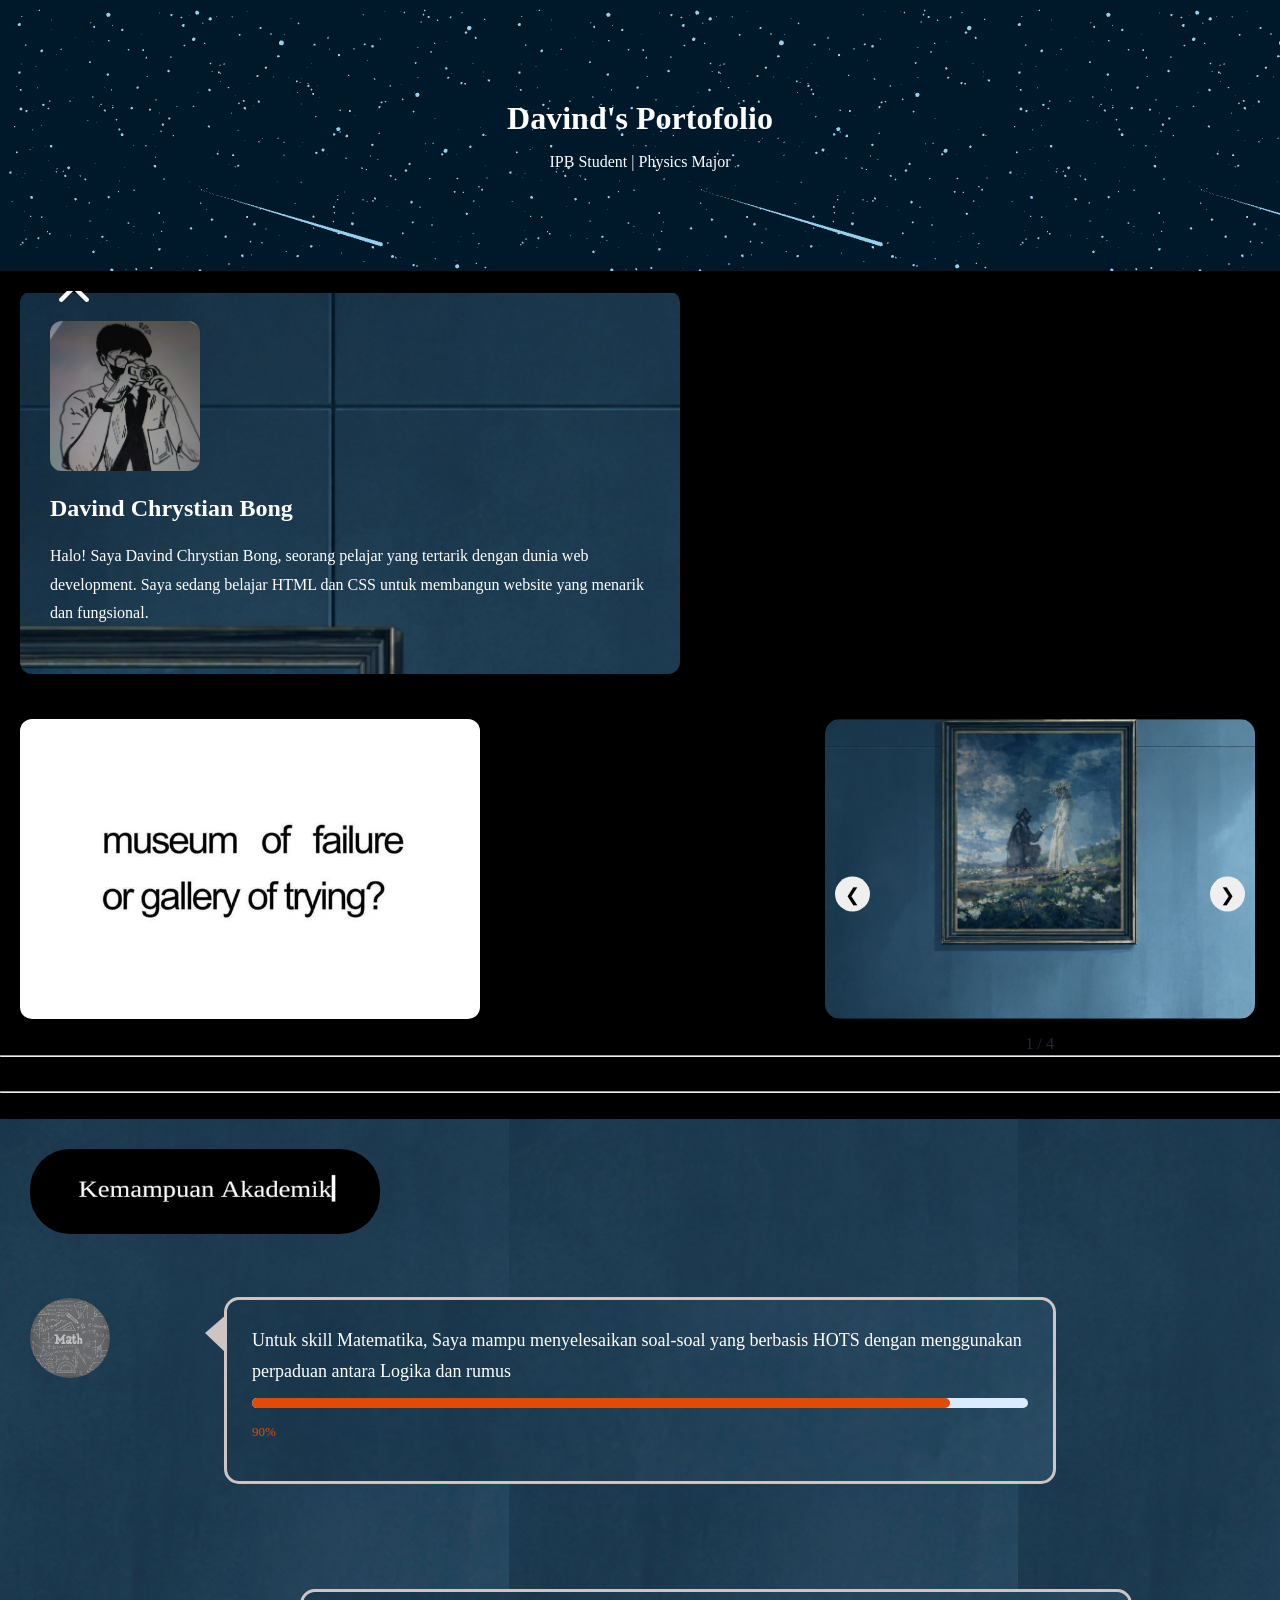
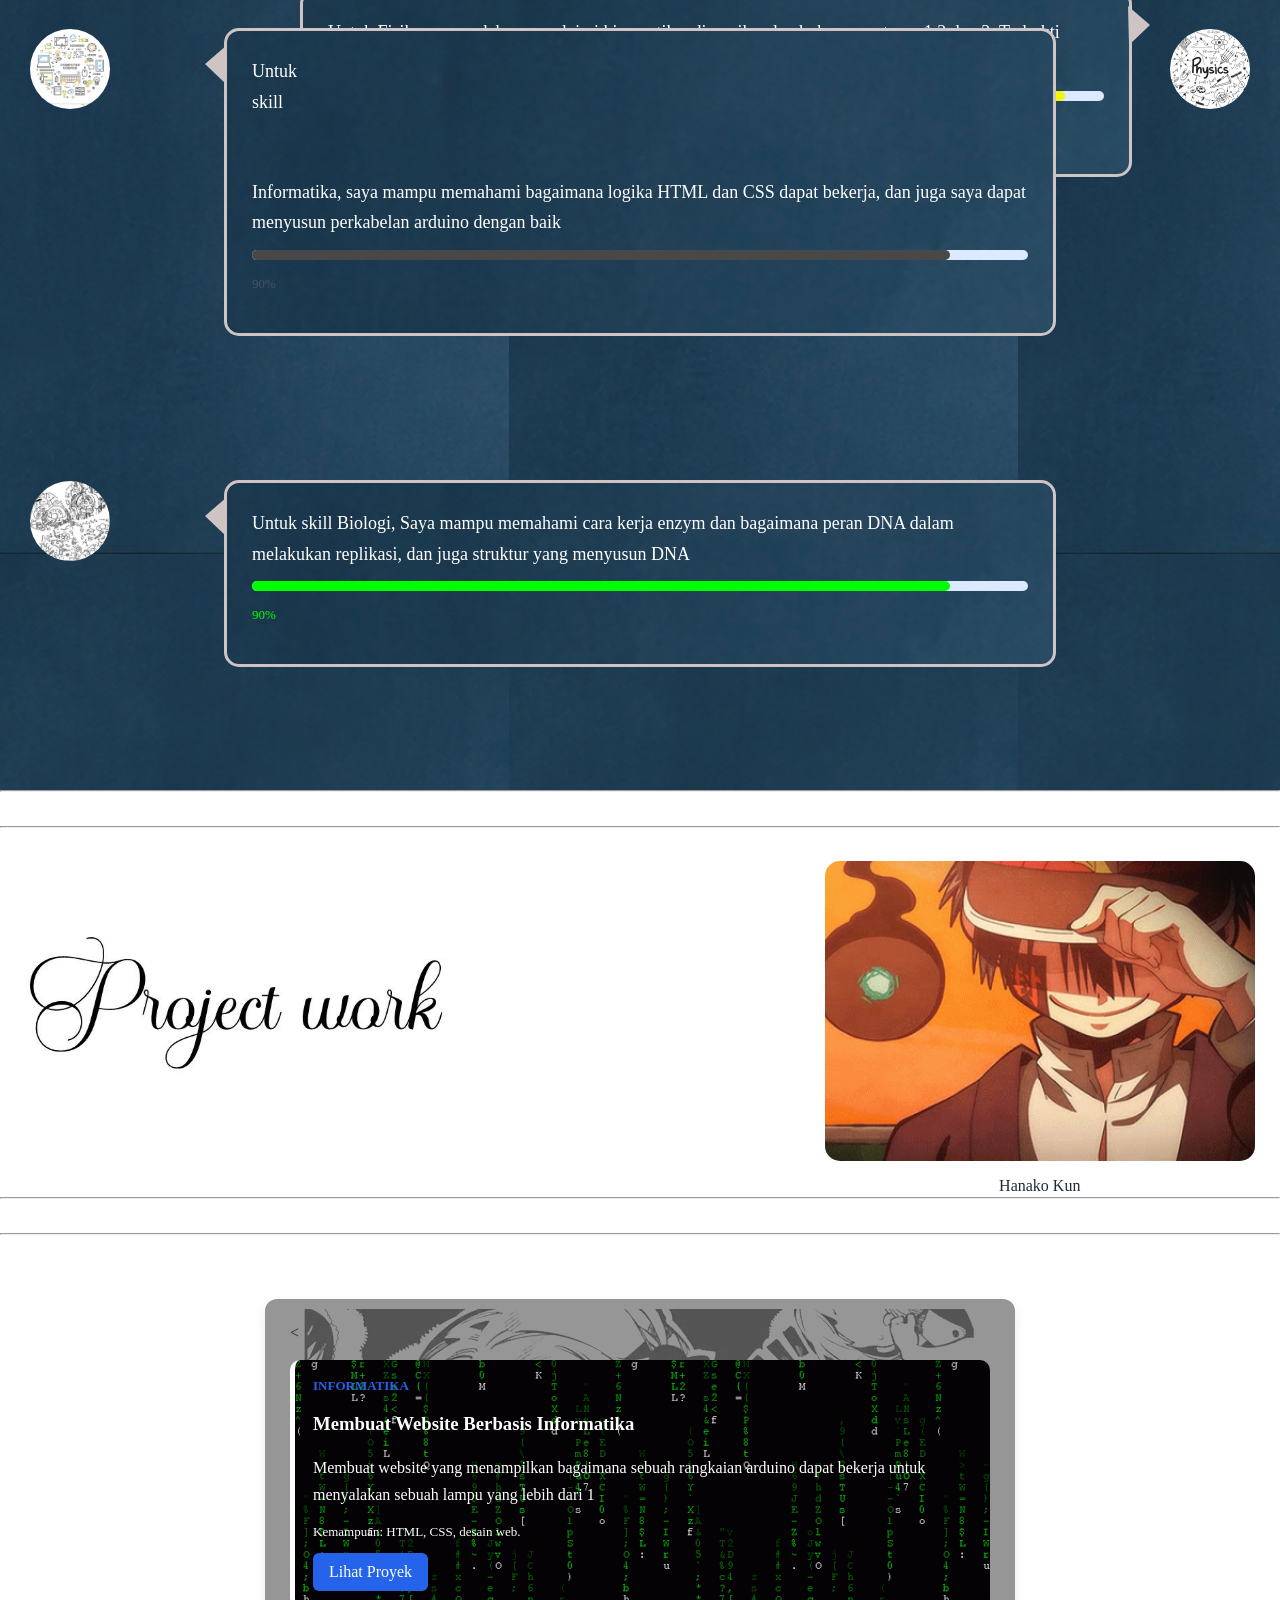
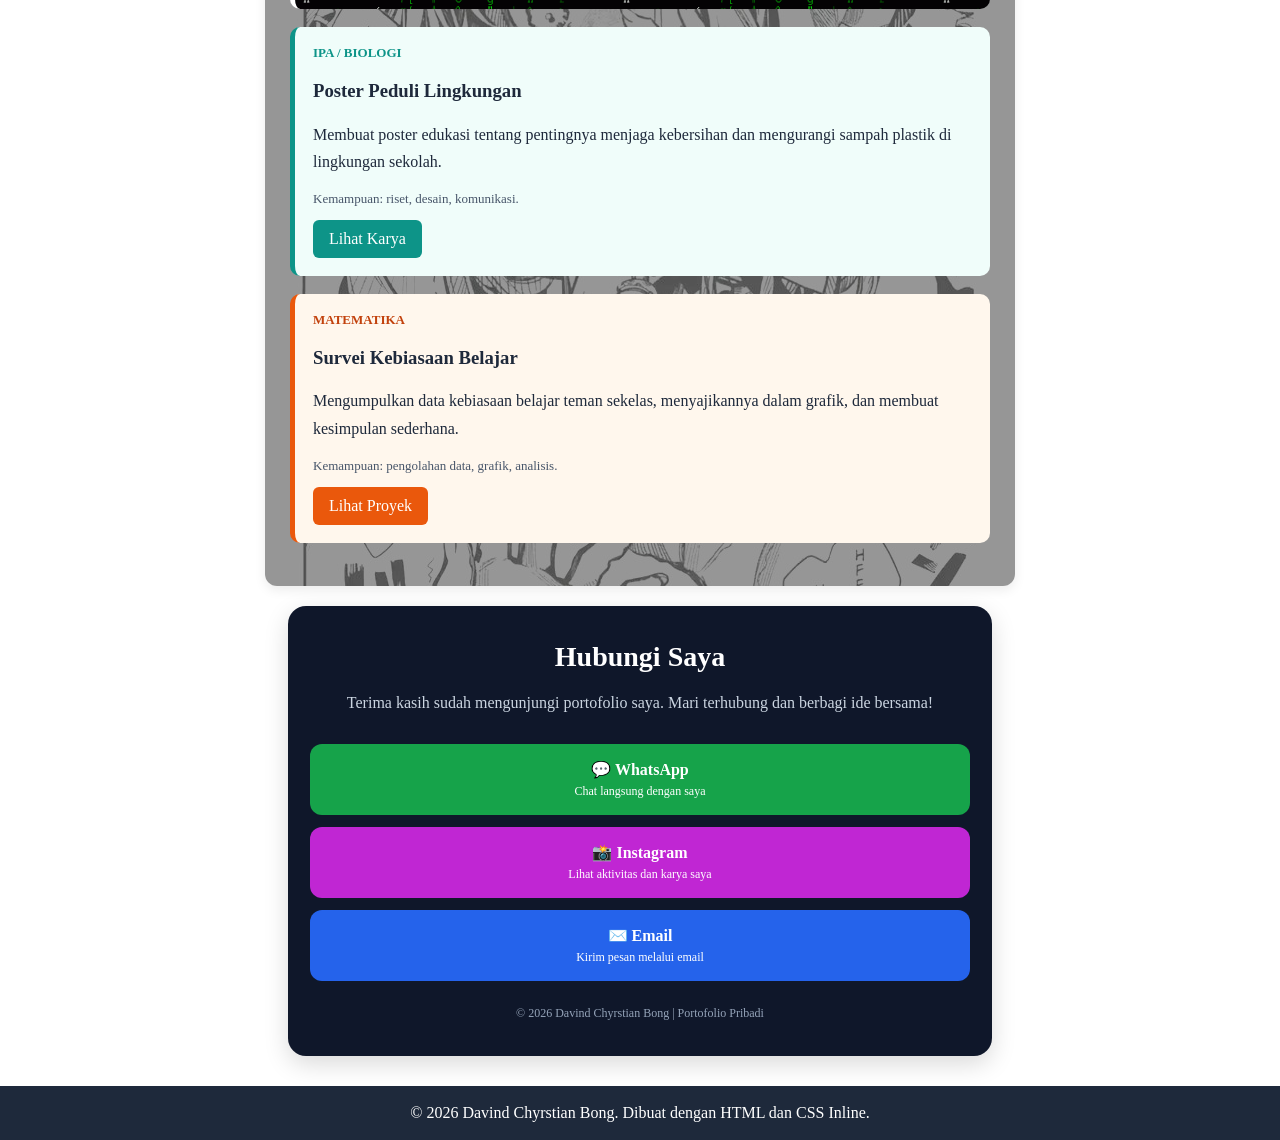
<file: index.html>
<!DOCTYPE html>
<html lang="id">
<head>
    <meta charset="UTF-8">
    <meta name="viewport" content="width=device-width, initial-scale=1.0">
    <title>Portofolio Pribadi</title>
</head>
  
<body style="
    margin: 0;
    font-family: 'Times New Roman', Times, serif, sans-serif;
    background-color: #000000;
    color: #1e293b;">


  
    <!-- Bagian Header -->
    <header style="
      background-image: url('star.gif') ;
        background-color: #000000;
        color: white;
        text-align: center;
        padding: 100px 100px;">
        <h1 style="margin: 0;">Davind's Portofolio</h1>
        <p style="margin-bottom: 0;">
            IPB Student | Physics Major
        </p>
    </header>

  


    <!-- Bagian Profil -->
    <section style="
        text-align: left;
        padding: 30px;
        background-image: url('header2.jpg');
        margin: 20px ;
        max-width: 600px;
        border-radius: 12px;">
      
        <img
            src="me.jpg"
            alt="Foto profil"
            style="
                width: 150px;
                height: 150px;
          border-radius: 12px;">

        <h2 style="color: #ffffff;">
            Davind Chrystian Bong
        </h2>

        <p style="line-height: 1.8; color: white">
            Halo! Saya Davind Chrystian Bong, seorang pelajar yang tertarik dengan dunia web development. Saya sedang belajar HTML dan CSS untuk membangun website yang menarik dan fungsional.
        </p>
    </section>

    <!-- Bagian Keahlian -->
    <div style="
    display: flex;
    gap: 25px;
    align-items: center;
    width: 100%;
    padding: 25px;
    box-sizing: border-box;">
      
    <!-- BAGIAN PROFIL (KIRI) -->
    <div style="
        width: 60%;
        flex: 1;"> 
    </div>

    <!-- BAGIAN GALERI (KANAN) -->
    <div style="
        width: 35%;
        flex-shrink: 0;
        position: relative;">

        <img id="galleryImage"
             src="header2.jpg"
             alt="Documentation"
             style="
                width: 100%;
                height: 300px;
                object-fit: cover;
                border-radius: 15px;
                display: block;">

        <button onclick="previousImage()"
                style="
                    position: absolute;
                    left: 10px;
                    top: 50%;
                    transform: translateY(-50%);
                    border: none;
                    border-radius: 50%;
                    width: 35px;
                    height: 35px;
                    font-size: 18px;
                    cursor: pointer;"> &#10094;
                    </button>

        <button onclick="nextImage()"
                style="
                    position: absolute;
                    right: 10px;
                    top: 50%;
                    transform: translateY(-50%);
                    border: none;
                    border-radius: 50%;
                    width: 35px;
                    height: 35px;
                    font-size: 18px;
                    cursor: pointer;">&#10095;
                    </button>

        <p id="imageNumber" style="text-align: center;">
            1 / 4
        </p>

        </div>

        </div>


<script>
const images = [
    "piagam1.jpg",
    "piagam2.jpg",
    "piagam3.jpg",
    "piagam4.jpg",
];

let currentImage = 0;

function showImage() {
    document.getElementById("galleryImage").src =
        images[currentImage];

    document.getElementById("imageNumber").textContent =
        (currentImage + 1) + " / " + images.length;
}

function nextImage() {
    currentImage++;

    if (currentImage >= images.length) {
        currentImage = 0;
    }

    showImage();
}

function previousImage() {
    currentImage--;

    if (currentImage < 0) {
        currentImage = images.length - 1;
    }

    showImage();
}
</script>

<!-- PROFIL FLEXBOX -->
<section style="
    display: flex;
    align-items: left;
    gap: 25px;
    padding: 30px;
  max-width: 400px;
  height: 240px;
    margin: -375px 0 10px 20px;
    background-image: url('Hobi.jpg');
    background-size: cover;
    background-position: center;
    border-radius: 12px;
    color: hwb(0 30% 19%);
">

    

    <!-- CONTAINER TEKS -->
    <div style="
        flex: 1;
        min-width: 0;
    ">

        <h2 style="
            color: white;
            margin-top: 0;
        ">
            Davind Chrystian Bong
        </h2>

    </div>

</section>
<br><hr><br><hr><br


                  

                  
<!-- Bagian Kemampuan Akademik -->
<section style="
    Background-image: url('bg.jpg');
">
<img
    src="ka1.png"
    alt="Foto profil"
    style="
          width: 350px;
          height: 85px;
          padding: 30px;
          border-radius: 70px;">
  <br>


  
  <!-- MATEMATIKA-->
<img
      src="m.jpg"
      alt="Foto profil"
      style="
          width: 80px;
          height: 80px;
          padding: 30px;
          border-radius: 70px;">
  <div style="
    position: relative;
    width: 65%;
    min-height: 135px;
    margin: 0 auto;
    padding: 25px;
    box-sizing: border-box;


    /* POSISI KE ATAS */
    transform: translateY(-115px);

    /* BACKGROUND IMAGE */
    background-image: url('bg.jpg');
    background-size: cover;
    background-position: center;
    background-repeat: no-repeat;

    /* BORDER */
    border: 3px solid hwb(0 77% 19%);
    border-radius: 15px;
    color: white;
    font-size: 18px;
    line-height: 1.7;">

    <!-- EKOR BUBBLE -->
    <svg style="
        position: absolute;
        left: -24px;
        top: 11px;
        width: 25px;
        height: 45px;
        overflow: visible;
      
    " viewBox="0 0 25 45">

        <path d="M 24,3 L 2,22 L 23,42"
              fill="hwb(0 77% 19%)"
          
              stroke=hwb(225 20% 65%)
              stroke-width="3"/>
    </svg>

    Untuk skill Matematika, Saya mampu menyelesaikan soal-soal yang berbasis HOTS dengan menggunakan perpaduan antara Logika dan rumus
  <div style="
            background-color: #dbeafe;
            height: 10px;
            border-radius: 10px;
        ">
            <div style="
                background-color: #e04c06;
                margin-top: 12px;
                width: 90%;
                height: 10px;
                border-radius: 10px;
            "></div>
        </div>
        <p style="font-size: 13px; color: #e04c06;">
            90%
        </p>
    </div>

<!--   PHYSIC -->
<img
            src="p.jpg"
            alt="Foto profil"
            style="
                width: 80px;
                height: 80px;
                padding: 30px;
                border-radius: 70px;
                float: right;
  ">
  <div style="
    position: relative;
    width: 65%;
    min-height: 135px;
    margin-left: auto;
    margin-right: 8px;
    margin-top: 105px;
    padding: 25px;
    box-sizing: border-box;


    /* POSISI KE ATAS */
    transform: translateY(-115px);

    /* BACKGROUND IMAGE */
    background-image: url('bg.jpg');
    background-size: cover;
    background-position: center;
    background-repeat: no-repeat;

    /* BORDER */
    border: 3px solid hwb(0 77% 19%);
    border-radius: 15px;
    color: white;
    font-size: 18px;
    line-height: 1.7;
    float: right;
">

    <!-- EKOR BUBBLE -->
    <svg style="
        position: absolute;
        right: -23px;
        top: 11px;
        width: 25px;
        height: 45px;
        overflow: visible;
      
    " viewBox="0 0 25 45">

        <path d="M 1,3 L 23,22 L 2,42"
              fill="hwb(0 77% 19%)"
          
              stroke=hwb(225 20% 65%)
              stroke-width="3"/>
    </svg>

    Untuk Fisika saya sudah mempelajari kinematika, dinamika, dan hukum newtown 1,2,dan 3. Terbukti dengan keikutsertaan saya dalam pelaksanaan OSNK fisika
  <div style="
            background-color: #dbeafe;
            height: 10px;
            border-radius: 10px;
        ">
            <div style="
                background-color: #f0f700;
              margin-top: 12px;
                width: 95%;
                height: 10px;
                border-radius: 10px;
            "></div>
        </div>
        <p style="font-size: 13px; color: #f0f700;">
            95%
        </p>
    </div>

<!-- INFORMATIKA -->
<img
            src="i.jpg"
            alt="Foto profil"
            style="
                width: 80px;
                height: 80px;
                padding: 30px;
          border-radius: 70px;">
  <div style="
    position: relative;
    width: 65%;
    min-height: 135px;
    margin: 0 auto;
    padding: 25px;
    box-sizing: border-box;


    /* POSISI KE ATAS */
    transform: translateY(-115px);

    /* BACKGROUND IMAGE */
    background-image: url('bg.jpg');
    background-size: cover;
    background-position: center;
    background-repeat: no-repeat;

    /* BORDER */
    border: 3px solid hwb(0 77% 19%);
    border-radius: 15px;
    color: white;
    font-size: 18px;
    line-height: 1.7;
">

    <!-- EKOR BUBBLE -->
    <svg style="
        position: absolute;
        left: -24px;
        top: 11px;
        width: 25px;
        height: 45px;
        overflow: visible;
      
    " viewBox="0 0 25 45">

        <path d="M 24,3 L 2,22 L 23,42"
              fill=" hwb(0 77% 19%)"
          
              stroke=hwb(0 77% 19%)
              stroke-width="3"/>
    </svg>

    Untuk skill Informatika, saya mampu memahami bagaimana logika HTML dan CSS dapat bekerja, dan juga saya dapat menyusun perkabelan arduino dengan baik
  <div style="
            background-color: #dbeafe;
            height: 10px;
            border-radius: 10px;
        ">
            <div style="
                background-color: #484848;
                margin-top: 12px;
                width: 90%;
                height: 10px;
                border-radius: 10px;
            "></div>
        </div>
        <p style="font-size: 13px; color: #475569;">
            90%
        </p>
    </div>


<img
  
            src="b.png"
            alt="Foto profil"
            style="
                width: 80px;
                height: 80px;
                padding: 30px;
          border-radius: 70px;">
  <div style="
    position: relative;
    width: 65%;
    min-height: 135px;
    margin: 0 auto;
    padding: 25px;
    box-sizing: border-box;


    /* POSISI KE ATAS */
    transform: translateY(-115px);

    /* BACKGROUND IMAGE */
   background-image: url('bg.jpg');
    background-size: cover;
    background-position: center;
    background-repeat: no-repeat;

    /* BORDER */
    border: 3px solid hwb(0 77% 19%);
    border-radius: 15px;
    color: white;
    font-size: 18px;
    line-height: 1.7;
">

    <!-- EKOR BUBBLE -->
    <svg style="
        position: absolute;
        left: -24px;
        top: 11px;
        width: 25px;
        height: 45px;
        overflow: visible;
      
    " viewBox="0 0 25 45">

        <path d="M 24,3 L 2,22 L 23,42"
              fill="hwb(0 77% 19%)"
          
              stroke=hwb(225 20% 65%)
              stroke-width="3"/>
    </svg>

    Untuk skill Biologi, Saya mampu memahami cara kerja enzym dan bagaimana peran DNA dalam melakukan replikasi, dan juga struktur yang menyusun DNA
  <div style="
            background-color: #dbeafe ;
            height: 10px;
            border-radius: 10px;
        ">
            <div style="
                background-color: #00FF00;
                margin-top: 12px;
                width: 90%;
                height: 10px;
                border-radius: 10px;
            "></div>
        </div>
        <p style="font-size: 13px; color: #00FF00;">
            90%
        </p>
    </div>


  



    <section style="
    Background-color : #ffffff" ;
   <br><hr><br><hr>

<div style="
    display: flex;
    gap: 25px;
    align-items: center;
    width: 100%;
    padding: 25px;
    box-sizing: border-box;">
      
    <!-- BAGIAN PROFIL (KIRI) -->
    <div style="
        width: 60%;
        flex: 1;"> 
    </div>

    <!-- BAGIAN GALERI (KANAN) -->
    <div style="
        width: 35%;
        flex-shrink: 0;
        position: relative;">

        <img id="galleryImage"
             src="hanako.gif"
             alt="Documentation"
             style="
                width: 100%;
                height: 300px;
                object-fit: cover;
                border-radius: 15px;
                display: block;">

        

       
        <p id="imageNumber" style="text-align: center;">
          Hanako Kun
        </p>

        </div>

        </div>


<script>
const images = [
    "piagam1.jpg",
    "piagam2.jpg",
    "piagam3.jpg",
    "piagam4.jpg",
];

let currentImage = 0;

function showImage() {
    document.getElementById("galleryImage").src =
        images[currentImage];

    document.getElementById("imageNumber").textContent =
        (currentImage + 1) + " / " + images.length;
}

function nextImage() {
    currentImage++;

    if (currentImage >= images.length) {
        currentImage = 0;
    }

    showImage();
}

function previousImage() {
    currentImage--;

    if (currentImage < 0) {
        currentImage = images.length - 1;
    }

    showImage();
}
</script>

<!-- PROFIL FLEXBOX -->
<section style="
    display: flex;
    align-items: left;
    gap: 25px;
    padding: 30px;
  max-width: 400px;
  height: 240px;
    margin: -375px 0 10px 20px;
    background-image: url('projek12.jpg');
    background-size: cover;
    background-position: center;
    border-radius: 12px;
    color: hwb(0 30% 19%);
">

    

    <!-- CONTAINER TEKS -->
    <div style="
        flex: 1;
        min-width: 0;
    ">

        <h2 style="
            color: white;
            margin-top: 0;
        ">
            Davind Chrystian Bong
        </h2>

    </div>

</section>
<br><hr><br><hr><br

 <img
    src="projektit.png"
    alt="Foto profil"
    style="
          width: 350px;
          height: 85px;
          padding: 30px;
          border-radius: 70px;">
  <br>     
      
<!-- Bagian Proyek dan Karya Saya -->
<section style="
    background-image: url('Hanako1.jpg');
    padding: 25px;
    margin: 20px auto;
    max-width: 700px;
    text-align: left;
    border-radius: 12px;
    box-shadow: 0 4px 12px rgba(0,0,0,0.08);
">

   <

    <!-- Proyek 1 -->
    <div style="
        background-image : url('glitch.gif');
        padding: 18px;
        margin: 18px 0;
        border-radius: 10px;
        border-left: 5px solid #ffffff;
    ">
        <p style="
            color: #2563eb;
            font-size: 13px;
            font-weight: bold;
            margin-top: 0;
        ">
            INFORMATIKA
        </p>

        <h3 style="color: #ffffff";>
          Membuat Website Berbasis Informatika</h3>

        <p style="line-height: 1.7;
          color : #ffffff;">
            Membuat website yang menampilkan bagaimana sebuah
            rangkaian arduino dapat bekerja untuk menyalakan
            sebuah lampu yang lebih dari 1
        </p>

        <p style="font-size: 13px; color: #ffffff;">
            Kemampuan: HTML, CSS, desain web.
        </p>

        <a href="information.html"
           style="
               display: inline-block;
               background-color: #2563eb;
               color: white;
               padding: 10px 16px;
               border-radius: 6px;
               text-decoration: none;
           ">
            Lihat Proyek
        </a>
    </div>

    <!-- Proyek 2 -->
    <div style="
        background-color: #f0fdfa;
        padding: 18px;
        margin: 18px 0;
        border-radius: 10px;
        border-left: 5px solid #0d9488;
    ">
        <p style="
            color: #0d9488;
            font-size: 13px;
            font-weight: bold;
            margin-top: 0;
        ">
            IPA / BIOLOGI
        </p>

        <h3>Poster Peduli Lingkungan</h3>

        <p style="line-height: 1.7;">
            Membuat poster edukasi tentang pentingnya
            menjaga kebersihan dan mengurangi sampah
            plastik di lingkungan sekolah.
        </p>

        <p style="font-size: 13px; color: #475569;">
            Kemampuan: riset, desain, komunikasi.
        </p>

        <a href="poster.html"
           style="
               display: inline-block;
               background-color: #0d9488;
               color: white;
               padding: 10px 16px;
               border-radius: 6px;
               text-decoration: none;
           ">
            Lihat Karya
        </a>
    </div>

    <!-- Proyek 3 -->
    <div style="
        background-color: #fff7ed;
        padding: 18px;
        margin: 18px 0;
        border-radius: 10px;
        border-left: 5px solid #ea580c;
    ">
        <p style="
            color: #c2410c;
            font-size: 13px;
            font-weight: bold;
            margin-top: 0;
        ">
            MATEMATIKA
        </p>

        <h3>Survei Kebiasaan Belajar</h3>

        <p style="line-height: 1.7;">
            Mengumpulkan data kebiasaan belajar teman
            sekelas, menyajikannya dalam grafik, dan
            membuat kesimpulan sederhana.
        </p>

        <p style="font-size: 13px; color: #475569;">
            Kemampuan: pengolahan data, grafik, analisis.
        </p>

        <a href="survei.html"
           style="
               display: inline-block;
               background-color: #ea580c;
               color: white;
               padding: 10px 16px;
               border-radius: 6px;
               text-decoration: none;
           ">
            Lihat Proyek
        </a>
    </div>

</section>

    <!-- Bagian Kontak -->
    
<!-- Bagian Hubungi Saya -->
<section style="
    background-color: #0f172a;
    color: white;
    padding: 35px 22px;
    margin: 20px auto;
    max-width: 660px;
    border-radius: 18px;
    text-align: center;
    box-shadow: 0 8px 25px rgba(0,0,0,0.15);
">

    <h2 style="
        font-size: 28px;
        margin-top: 0;
        margin-bottom: 10px;
    ">
        Hubungi Saya
    </h2>

    <p style="
        color: #cbd5e1;
        line-height: 1.7;
        margin-bottom: 28px;
    ">
        Terima kasih sudah mengunjungi portofolio saya.
        Mari terhubung dan berbagi ide bersama!
    </p>

    <!-- Tombol WhatsApp -->
    <a
        href="https://wa.me/62881011337233"
        target="_blank"
        rel="noopener noreferrer"
        style="
            display: block;
            background-color: #16a34a;
            color: white;
            padding: 16px;
            margin: 12px 0;
            border-radius: 12px;
            text-decoration: none;
            font-size: 16px;
            font-weight: bold;
        "
    >
        💬 WhatsApp
        <span style="
            display: block;
            font-size: 12px;
            font-weight: normal;
            margin-top: 5px;
        ">
            Chat langsung dengan saya
        </span>
    </a>

    <!-- Tombol Instagram -->
    <a
        href="https://www.instagram.com/aethereint/"
        target="_blank"
        rel="noopener noreferrer"
        style="
            display: block;
            background-color: #c026d3;
            color: white;
            padding: 16px;
            margin: 12px 0;
            border-radius: 12px;
            text-decoration: none;
            font-size: 16px;
            font-weight: bold;
        "
    >
        📸 Instagram
        <span style="
            display: block;
            font-size: 12px;
            font-weight: normal;
            margin-top: 5px;
        ">
            Lihat aktivitas dan karya saya
        </span>
    </a>

    <!-- Tombol Email -->
    <a
        href="mailto:davind.contact@gmail.com"
        style="
            display: block;
            background-color: #2563eb;
            color: white;
            padding: 16px;
            margin: 12px 0;
            border-radius: 12px;
            text-decoration: none;
            font-size: 16px;
            font-weight: bold;
        "
    >
        ✉️ Email
        <span style="
            display: block;
            font-size: 12px;
            font-weight: normal;
            margin-top: 5px;
        ">
            Kirim pesan melalui email
        </span>
    </a>

    <p style="
        color: #94a3b8;
        font-size: 12px;
        margin-top: 25px;
        margin-bottom: 0;
    ">
        © 2026 Davind Chyrstian Bong | Portofolio Pribadi
    </p>

</section>


    <!-- Bagian Footer -->
    <footer style="
        background-color: #1e293b;
        color: white;
        text-align: center;
        padding: 18px;
        margin-top: 30px;
    ">
        <p style="margin: 0;">
            &copy; 2026 Davind Chyrstian Bong. Dibuat dengan HTML dan CSS Inline.
        </p>
    </footer>

</body>
</html>
</file>
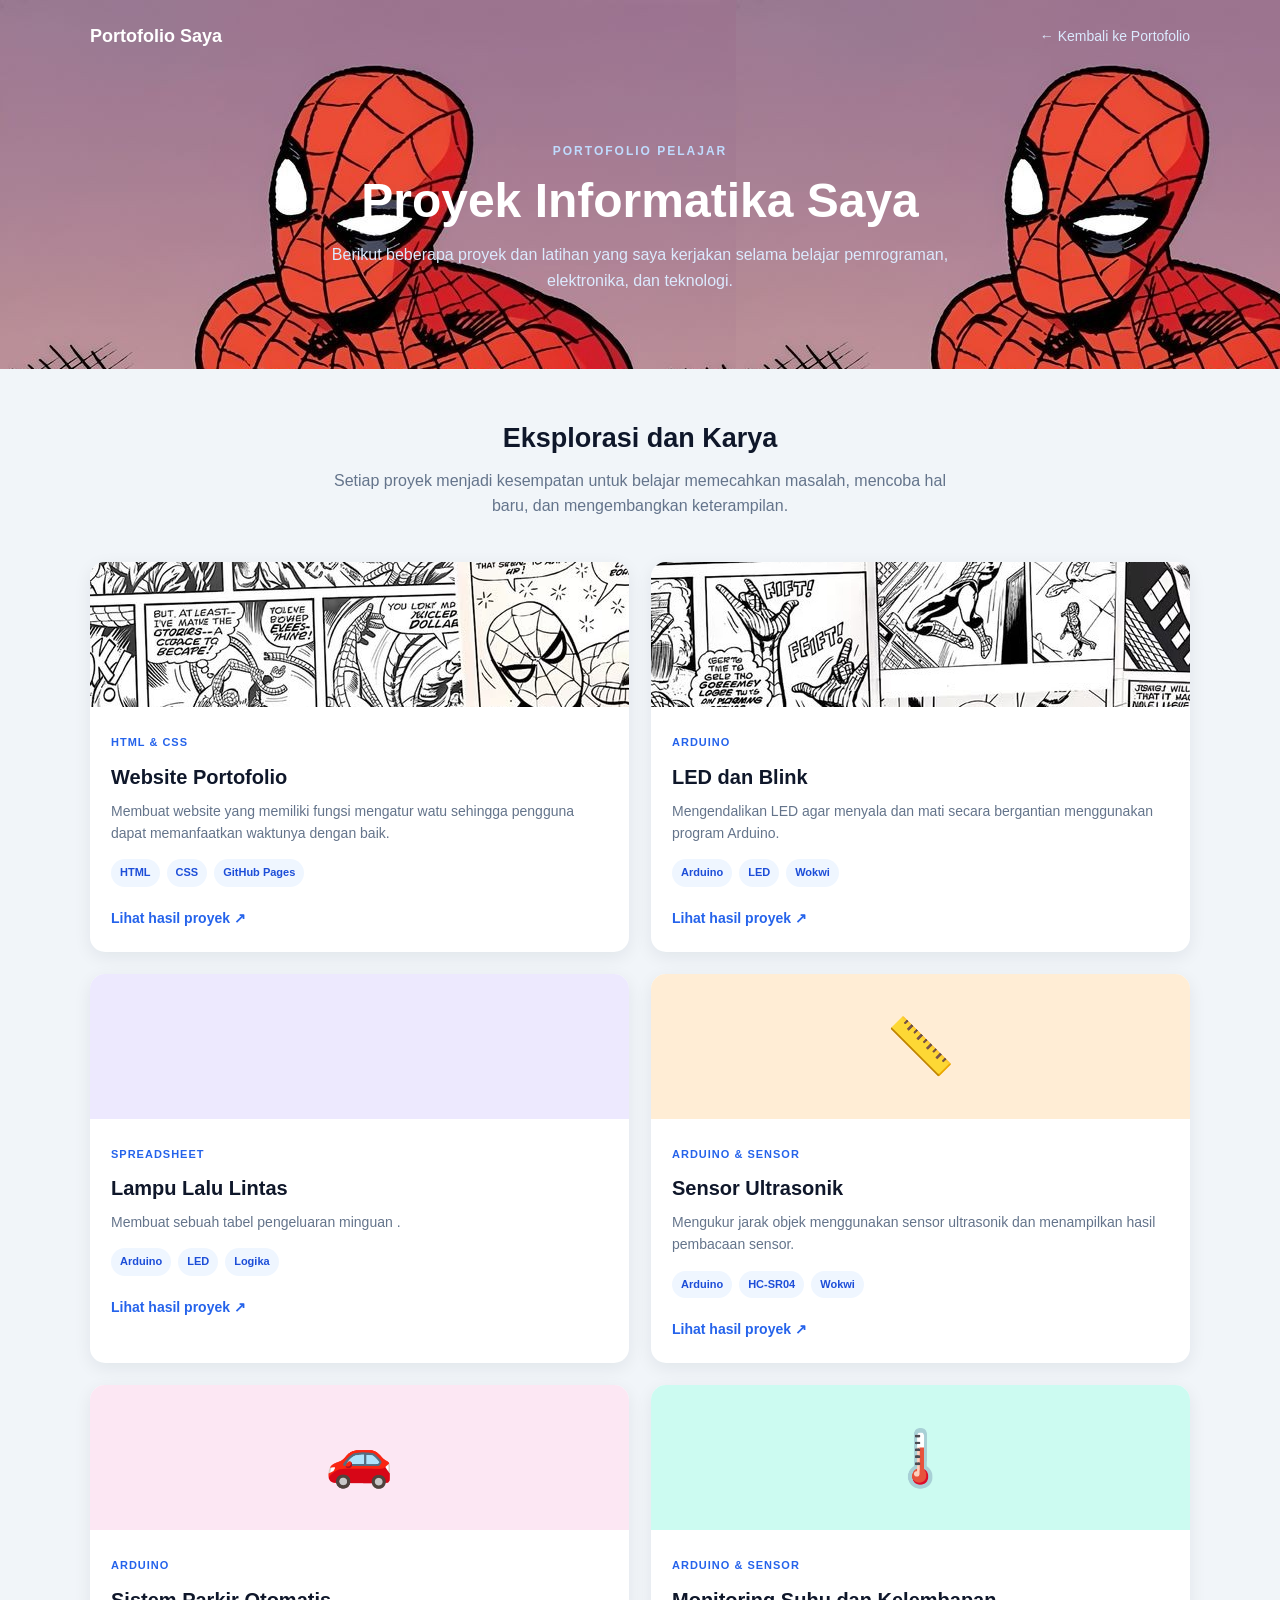
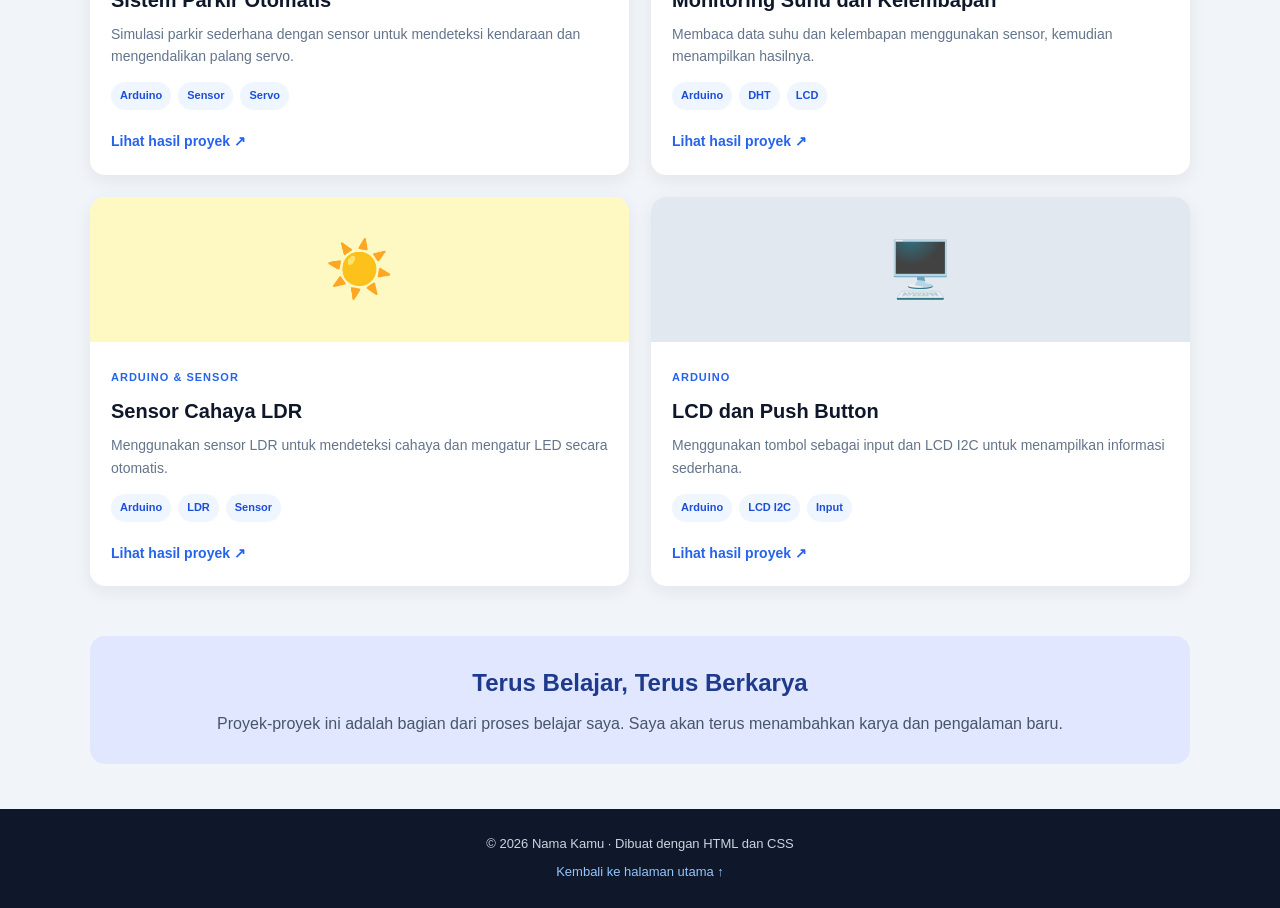
<file: information.html>
<!DOCTYPE html>
<html lang="id">
<head>
  <meta charset="UTF-8">
  <meta name="viewport" content="width=device-width, initial-scale=1.0">
  <meta name="description" content="Kumpulan proyek Informatika saya.">
  <title>Proyek Informatika Saya</title>
  <link rel="stylesheet" href="information.css">
</head>
<body>
  <header class="site-header">
    <nav class="navbar">
      <a class="brand" href="index.html">Portofolio Saya</a>
      <a class="back-link" href="index.html">← Kembali ke Portofolio</a>
    </nav>
    <div class="hero">
      <span class="eyebrow">PORTOFOLIO PELAJAR</span>
      <h1>Proyek Informatika Saya</h1>
      <p>Berikut beberapa proyek dan latihan yang saya kerjakan selama belajar pemrograman, elektronika, dan teknologi.</p>
    </div>
  </header>

  <main class="container">
    <section class="intro">
      <h2>Eksplorasi dan Karya</h2>
      <p>Setiap proyek menjadi kesempatan untuk belajar memecahkan masalah, mencoba hal baru, dan mengembangkan keterampilan.</p>
    </section>

    <section class="project-grid" aria-label="Daftar proyek Informatika">
      <article class="project-card">
        <div class="project-visual visual-blue"><span></span></div>
        <div class="project-content">
          <span class="category">HTML &amp; CSS</span><h3>Website Portofolio</h3>
          <p>Membuat website yang memiliki fungsi mengatur watu sehingga pengguna dapat memanfaatkan waktunya dengan baik.</p>
          <div class="tags"><span>HTML</span><span>CSS</span><span>GitHub Pages</span></div>
          <a class="project-link" href="https://canva.link/ne6dhtk701rlxhv"> Lihat hasil proyek ↗</a>
        </div>
      </article>

      <article class="project-card">
        <div class="project-visual visual-green"><span></span></div>
        <div class="project-content">
          <span class="category">Arduino</span><h3>LED dan Blink</h3>
          <p>Mengendalikan LED agar menyala dan mati secara bergantian menggunakan program Arduino.</p>
          <div class="tags"><span>Arduino</span><span>LED</span><span>Wokwi</span></div>
          <a class="project-link" href="https://wokwi.com/projects/476372529505810433"> Lihat hasil proyek ↗</a>
        </div>
      </article>
      
      <article class="project-card">
        <div class="project-visual visual-purple"><span></span></div>
        <div class="project-content">
          <span class="category">SpreadSheet</span><h3>Lampu Lalu Lintas</h3>
          <p>Membuat sebuah tabel pengeluaran minguan .</p>
          <div class="tags"><span>Arduino</span><span>LED</span><span>Logika</span></div>
          <a class="project-link" href="https://docs.google.com/spreadsheets/d/1rXpUzPhC-9A9gFnM13wkdt2hs2zsYnuhTbig2TzBT6o/edit?usp=drivesdk">Lihat hasil proyek ↗</a>
        </div>
      </article>

      <article class="project-card">
        <div class="project-visual visual-orange"><span>📏</span></div>
        <div class="project-content">
          <span class="category">Arduino &amp; Sensor</span><h3>Sensor Ultrasonik</h3>
          <p>Mengukur jarak objek menggunakan sensor ultrasonik dan menampilkan hasil pembacaan sensor.</p>
          <div class="tags"><span>Arduino</span><span>HC-SR04</span><span>Wokwi</span></div>
          <a class="project-link" href="#">Lihat hasil proyek ↗</a>
        </div>
      </article>

      <article class="project-card">
        <div class="project-visual visual-pink"><span>🚗</span></div>
        <div class="project-content">
          <span class="category">Arduino</span><h3>Sistem Parkir Otomatis</h3>
          <p>Simulasi parkir sederhana dengan sensor untuk mendeteksi kendaraan dan mengendalikan palang servo.</p>
          <div class="tags"><span>Arduino</span><span>Sensor</span><span>Servo</span></div>
          <a class="project-link" href="#">Lihat hasil proyek ↗</a>
        </div>
      </article>

      <article class="project-card">
        <div class="project-visual visual-teal"><span>🌡️</span></div>
        <div class="project-content">
          <span class="category">Arduino &amp; Sensor</span><h3>Monitoring Suhu dan Kelembapan</h3>
          <p>Membaca data suhu dan kelembapan menggunakan sensor, kemudian menampilkan hasilnya.</p>
          <div class="tags"><span>Arduino</span><span>DHT</span><span>LCD</span></div>
          <a class="project-link" href="#">Lihat hasil proyek ↗</a>
        </div>
      </article>

      <article class="project-card">
        <div class="project-visual visual-yellow"><span>☀️</span></div>
        <div class="project-content">
          <span class="category">Arduino &amp; Sensor</span><h3>Sensor Cahaya LDR</h3>
          <p>Menggunakan sensor LDR untuk mendeteksi cahaya dan mengatur LED secara otomatis.</p>
          <div class="tags"><span>Arduino</span><span>LDR</span><span>Sensor</span></div>
          <a class="project-link" href="#">Lihat hasil proyek ↗</a>
        </div>
      </article>

      <article class="project-card">
        <div class="project-visual visual-slate"><span>🖥️</span></div>
        <div class="project-content">
          <span class="category">Arduino</span><h3>LCD dan Push Button</h3>
          <p>Menggunakan tombol sebagai input dan LCD I2C untuk menampilkan informasi sederhana.</p>
          <div class="tags"><span>Arduino</span><span>LCD I2C</span><span>Input</span></div>
          <a class="project-link" href="#">Lihat hasil proyek ↗</a>
        </div>
      </article>
    </section>

    <section class="note">
      <h2>Terus Belajar, Terus Berkarya</h2>
      <p>Proyek-proyek ini adalah bagian dari proses belajar saya. Saya akan terus menambahkan karya dan pengalaman baru.</p>
    </section>
  </main>

  <footer class="footer">
    <p>© 2026 Nama Kamu · Dibuat dengan HTML dan CSS</p>
    <a href="index.html">Kembali ke halaman utama ↑</a>
  </footer>
</body>
</html>
</file>
<file: information.css>
/* CSS EKSTERNAL - HALAMAN PROYEK INFORMATIKA */
* { box-sizing: border-box; }
html { scroll-behavior: smooth; }
body {
  margin: 0; font-family: Arial, Helvetica, sans-serif;
  background: #f1f5f9; color: #1e293b; line-height: 1.6;
}
.site-header { background-image: url('spiderman.jpg'); color: white; padding: 0 7%; }
.navbar {
  max-width: 1100px; margin: auto; min-height: 72px;
  display: flex; justify-content: space-between; align-items: center; gap: 20px;
}
.brand { color: white; text-decoration: none; font-weight: bold; font-size: 18px; }
.back-link { color: #dbeafe; text-decoration: none; font-size: 14px; }
.back-link:hover, .footer a:hover { text-decoration: underline; }
.hero { max-width: 850px; margin: auto; text-align: center; padding: 65px 15px 75px; }
.eyebrow { display: inline-block; color: #bfdbfe; font-size: 12px; font-weight: bold; letter-spacing: 2px; margin-bottom: 12px; }
.hero h1 { margin: 0 0 14px; font-size: clamp(32px, 5vw, 48px); line-height: 1.15; }
.hero p { max-width: 650px; margin: auto; color: #dbeafe; font-size: 16px; }
.container { width: min(1100px, 90%); margin: 0 auto; }
.intro { text-align: center; padding: 48px 10px 28px; }
.intro h2 { margin: 0 0 8px; color: #0f172a; font-size: 27px; }
.intro p { max-width: 650px; margin: auto; color: #64748b; }
.project-grid { display: grid; grid-template-columns: repeat(2, minmax(0, 1fr)); gap: 22px; padding: 15px 0 45px; }
.project-card {
  background: white; border-radius: 15px; overflow: hidden;
  box-shadow: 0 5px 18px rgba(15, 23, 42, .07);
  transition: transform .2s ease, box-shadow .2s ease;
}
.project-card:hover { transform: translateY(-5px); box-shadow: 0 12px 25px rgba(15, 23, 42, .12); }
.project-visual { min-height: 145px; display: flex; justify-content: center; align-items: center; }
.project-visual span { font-size: 55px; }
.visual-blue { background-image: url('spiderman1.jpg'); }
.visual-green { background-image: url('spiderman2.jpg');}
.visual-purple { background: #ede9fe; }
.visual-orange { background: #ffedd5; }
.visual-pink { background: #fce7f3; }
.visual-teal { background: #ccfbf1; }
.visual-yellow { background: #fef9c3; }
.visual-slate { background: #e2e8f0; }
.project-content { padding: 21px; }
.category { color: #2563eb; font-size: 11px; font-weight: bold; letter-spacing: 1px; text-transform: uppercase; }
.project-content h3 { margin: 7px 0; color: #0f172a; font-size: 20px; }
.project-content p { color: #64748b; font-size: 14px; margin: 0 0 15px; }
.tags { display: flex; flex-wrap: wrap; gap: 7px; margin-bottom: 18px; }
.tags span { background: #eff6ff; color: #1d4ed8; padding: 5px 9px; border-radius: 20px; font-size: 11px; font-weight: bold; }
.project-link { display: inline-block; color: #2563eb; font-size: 14px; font-weight: bold; text-decoration: none; }
.project-link:hover { color: #1e40af; text-decoration: underline; }
.note { background: #e0e7ff; border-radius: 15px; padding: 28px; text-align: center; margin: 5px 0 45px; }
.note h2 { margin: 0 0 8px; color: #1e3a8a; }
.note p { color: #475569; margin: 0; }
.footer { background: #0f172a; color: #cbd5e1; text-align: center; padding: 25px 15px; font-size: 13px; }
.footer p { margin: 0 0 7px; }
.footer a { color: #93c5fd; text-decoration: none; }

@media (max-width: 650px) {
  .site-header { padding: 0 5%; }
  .navbar { min-height: 65px; }
  .brand { font-size: 15px; }
  .back-link { font-size: 12px; }
  .hero { padding: 48px 5px 55px; }
  .hero p { font-size: 14px; }
  .container { width: 92%; }
  .project-grid { grid-template-columns: 1fr; gap: 17px; }
  .project-visual { min-height: 125px; }
  .intro { padding-top: 35px; }
}
</file>
